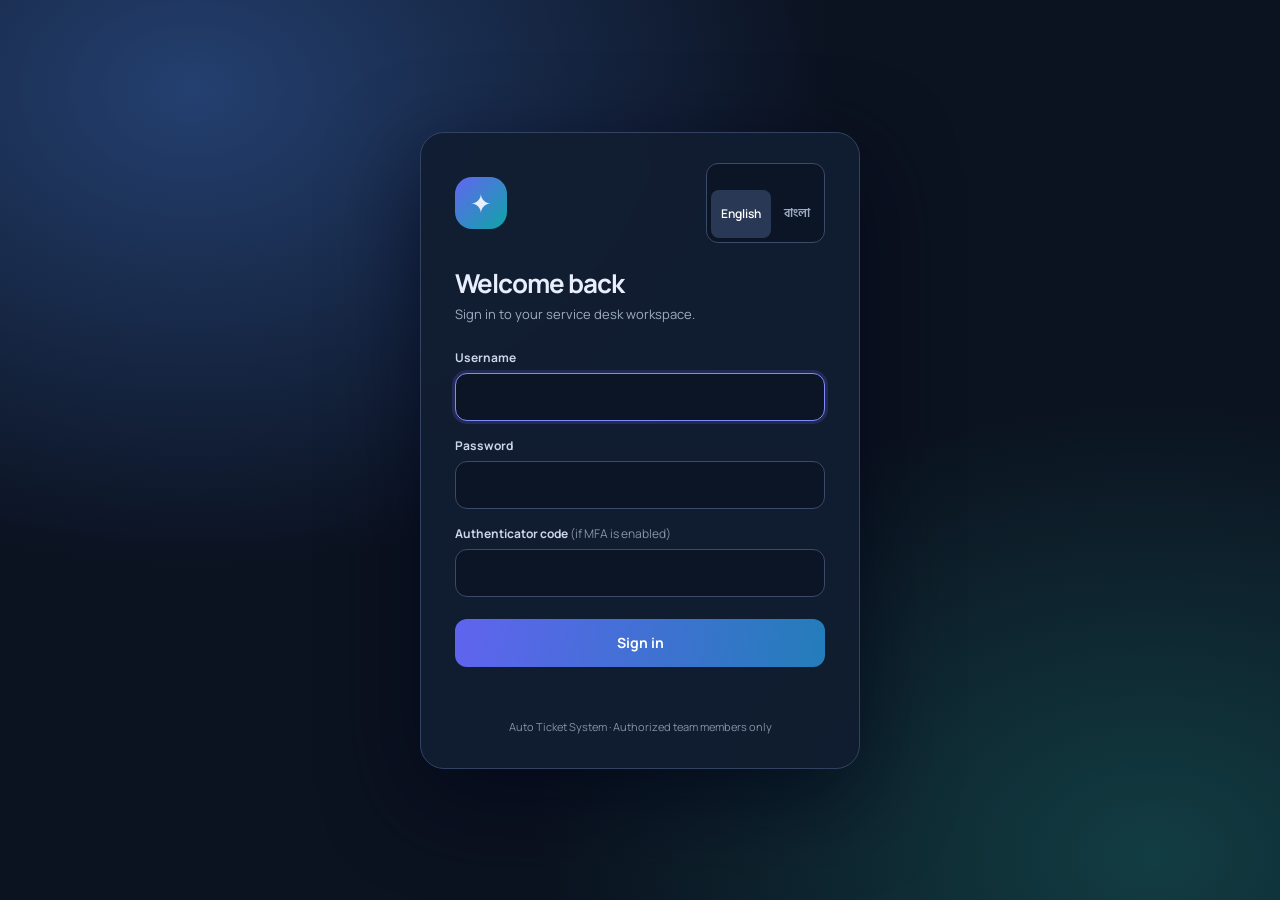
<file: static/login.html>
<!doctype html>
<html lang="en" translate="no">
<head>
  <meta charset="utf-8" />
  <meta name="viewport" content="width=device-width, initial-scale=1" />
  <meta name="theme-color" content="#101a30" />
  <title>Sign in · Auto Ticket System</title>
  <link rel="preconnect" href="https://fonts.googleapis.com" />
  <link rel="preconnect" href="https://fonts.gstatic.com" crossorigin />
  <link href="https://fonts.googleapis.com/css2?family=Hind+Siliguri:wght@400;500;600;700&family=Manrope:wght@400;500;600;700;800&display=swap" rel="stylesheet" />
  <style>
    :root{color-scheme:dark;font-family:"Manrope","Hind Siliguri","Segoe UI","Nirmala UI",Arial,sans-serif;background:#0b1220;color:#e8eefc}
    *{box-sizing:border-box}body{margin:0;min-height:100vh;display:grid;place-items:center;padding:24px;background:radial-gradient(ellipse at 15% 10%,#244070 0,transparent 42%),radial-gradient(ellipse at 90% 95%,#123d42 0,transparent 38%),#0b1220}
    .card{width:min(440px,100%);padding:30px 34px 34px;border:1px solid #324260;border-radius:24px;background:#121d30eF;box-shadow:0 28px 90px #020617aa;backdrop-filter:blur(14px)}
    .topbar{display:flex;align-items:center;justify-content:space-between;gap:16px}.language-switch{display:inline-flex;align-items:center;gap:3px;padding:4px;border:1px solid #3a4a67;border-radius:12px;background:#0c1526}.language-option{border:0;border-radius:8px;background:transparent;padding:7px 10px;color:#9eacc3;font:600 12px "Manrope","Hind Siliguri","Segoe UI","Nirmala UI",Arial,sans-serif;cursor:pointer}.language-option[aria-pressed="true"]{background:#293955;color:#fff}
    .mark{display:grid;place-items:center;width:52px;height:52px;border-radius:17px;background:linear-gradient(135deg,#6366f1,#0ea5a6);font-size:26px}
    h1{margin:22px 0 4px;font-size:26px;letter-spacing:-.04em}.sub{margin:0 0 26px;color:#9eacc3;font-size:13px}
    label{display:block;margin:16px 0 7px;color:#cbd6e8;font-size:12px;font-weight:700}
    input{width:100%;height:48px;border:1px solid #3a4a67;border-radius:12px;background:#0c1526;padding:0 13px;color:#f3f6ff;font:inherit;outline:none}
    input:focus{border-color:#818cf8;box-shadow:0 0 0 3px #6366f133}
    button{width:100%;height:48px;margin-top:22px;border:0;border-radius:12px;background:linear-gradient(100deg,#6064ef,#237db9);color:white;font:inherit;font-size:14px;font-weight:700;cursor:pointer}
    button:disabled{opacity:.6;cursor:wait}.error{min-height:18px;margin:12px 0 0;color:#fda4af;font-size:12px}.foot{margin:22px 0 0;text-align:center;color:#8392aa;font-size:11px}
  </style>
</head>
<body>
  <main class="card">
    <div class="topbar">
      <div class="mark" aria-hidden="true">✦</div>
      <div class="language-switch" role="group" aria-label="Language">
        <button class="language-option" type="button" data-language="en" aria-pressed="true">English</button>
        <button class="language-option" type="button" data-language="bn" aria-pressed="false">বাংলা</button>
      </div>
    </div>
    <h1 id="welcomeTitle">Welcome back</h1>
    <p class="sub" id="welcomeSubtitle">Sign in to your service desk workspace.</p>
    <form id="loginForm">
      <label for="username" id="usernameLabel">Username</label>
      <input id="username" name="username" autocomplete="username" required autofocus />
      <label for="password" id="passwordLabel">Password</label>
      <input id="password" name="password" type="password" autocomplete="current-password" required />
      <label for="otpCode"><span id="authCodeLabel">Authenticator code</span> <span id="mfaHint" style="font-weight:400;color:#8493aa">(if MFA is enabled)</span></label>
      <input id="otpCode" name="otp_code" inputmode="numeric" autocomplete="one-time-code" pattern="[0-9]{6}" maxlength="6" />
      <button id="submitButton" type="submit" data-state="idle">Sign in</button>
      <p id="loginError" class="error" role="alert" aria-live="polite"></p>
    </form>
    <p class="foot" id="footerText">Auto Ticket System · Authorized team members only</p>
  </main>
  <script>
    (() => {
      const form = document.getElementById('loginForm');
      const button = document.getElementById('submitButton');
      const error = document.getElementById('loginError');
      const languageButtons = Array.from(document.querySelectorAll('[data-language]'));
      let currentLanguage = 'en';
      const translations = {
        en: { title: 'Sign in · Auto Ticket System', welcome: 'Welcome back', subtitle: 'Sign in to your service desk workspace.', language: 'Language', username: 'Username', password: 'Password', authCode: 'Authenticator code', mfaHint: '(if MFA is enabled)', submit: 'Sign in', signing: 'Signing in…', footer: 'Auto Ticket System · Authorized team members only', failed: 'Could not sign in.' },
        bn: { title: 'সাইন ইন · Auto Ticket System', welcome: 'আবার স্বাগতম', subtitle: 'আপনার সার্ভিস ডেস্কে সাইন ইন করুন।', language: 'ভাষা', username: 'ইউজারনেম', password: 'পাসওয়ার্ড', authCode: 'অথেন্টিকেটর কোড', mfaHint: '(MFA চালু থাকলে)', submit: 'সাইন ইন', signing: 'সাইন ইন হচ্ছে…', footer: 'Auto Ticket System · শুধু অনুমোদিত টিম সদস্যদের জন্য', failed: 'সাইন ইন করা যায়নি।' }
      };
      const setLanguage = (language) => {
        const selected = translations[language] ? language : 'en';
        const t = translations[selected];
        document.documentElement.lang = selected;
        document.title = t.title;
        document.getElementById('welcomeTitle').textContent = t.welcome;
        document.getElementById('welcomeSubtitle').textContent = t.subtitle;
        document.getElementById('usernameLabel').textContent = t.username;
        document.getElementById('passwordLabel').textContent = t.password;
        document.getElementById('authCodeLabel').textContent = t.authCode;
        document.getElementById('mfaHint').textContent = t.mfaHint;
        document.getElementById('footerText').textContent = t.footer;
        if (button.dataset.state === 'idle') button.textContent = t.submit;
        currentLanguage = selected;
        languageButtons.forEach((languageButton) => languageButton.setAttribute('aria-pressed', String(languageButton.dataset.language === selected)));
        try { localStorage.setItem('ost-login-language', selected); } catch (_) {}
      };
      try {
        const savedLanguage = localStorage.getItem('ost-login-language');
        setLanguage(savedLanguage && translations[savedLanguage] ? savedLanguage : 'en');
      } catch (_) { setLanguage('en'); }
      languageButtons.forEach((languageButton) => languageButton.addEventListener('click', () => setLanguage(languageButton.dataset.language)));
      form.addEventListener('submit', async (event) => {
        event.preventDefault(); error.textContent = ''; button.disabled = true; button.dataset.state = 'busy'; button.textContent = translations[currentLanguage].signing;
        try {
          const response = await fetch('/api/auth/login', {
            method: 'POST', headers: { 'Content-Type': 'application/json' },
            body: JSON.stringify({ username: document.getElementById('username').value, password: document.getElementById('password').value, otp_code: document.getElementById('otpCode').value })
          });
          const data = await response.json().catch(() => ({}));
          if (!response.ok) throw new Error(data.error || translations[currentLanguage].failed);
          const next = new URLSearchParams(location.search).get('next') || '/dashboard';
          location.replace(next.startsWith('/') && !next.startsWith('//') ? next : '/dashboard');
        } catch (err) {
          error.textContent = err.message || translations[currentLanguage].failed;
          button.disabled = false; button.dataset.state = 'idle'; button.textContent = translations[currentLanguage].submit;
        }
      });
    })();
  </script>
</body>
</html>
</file>
